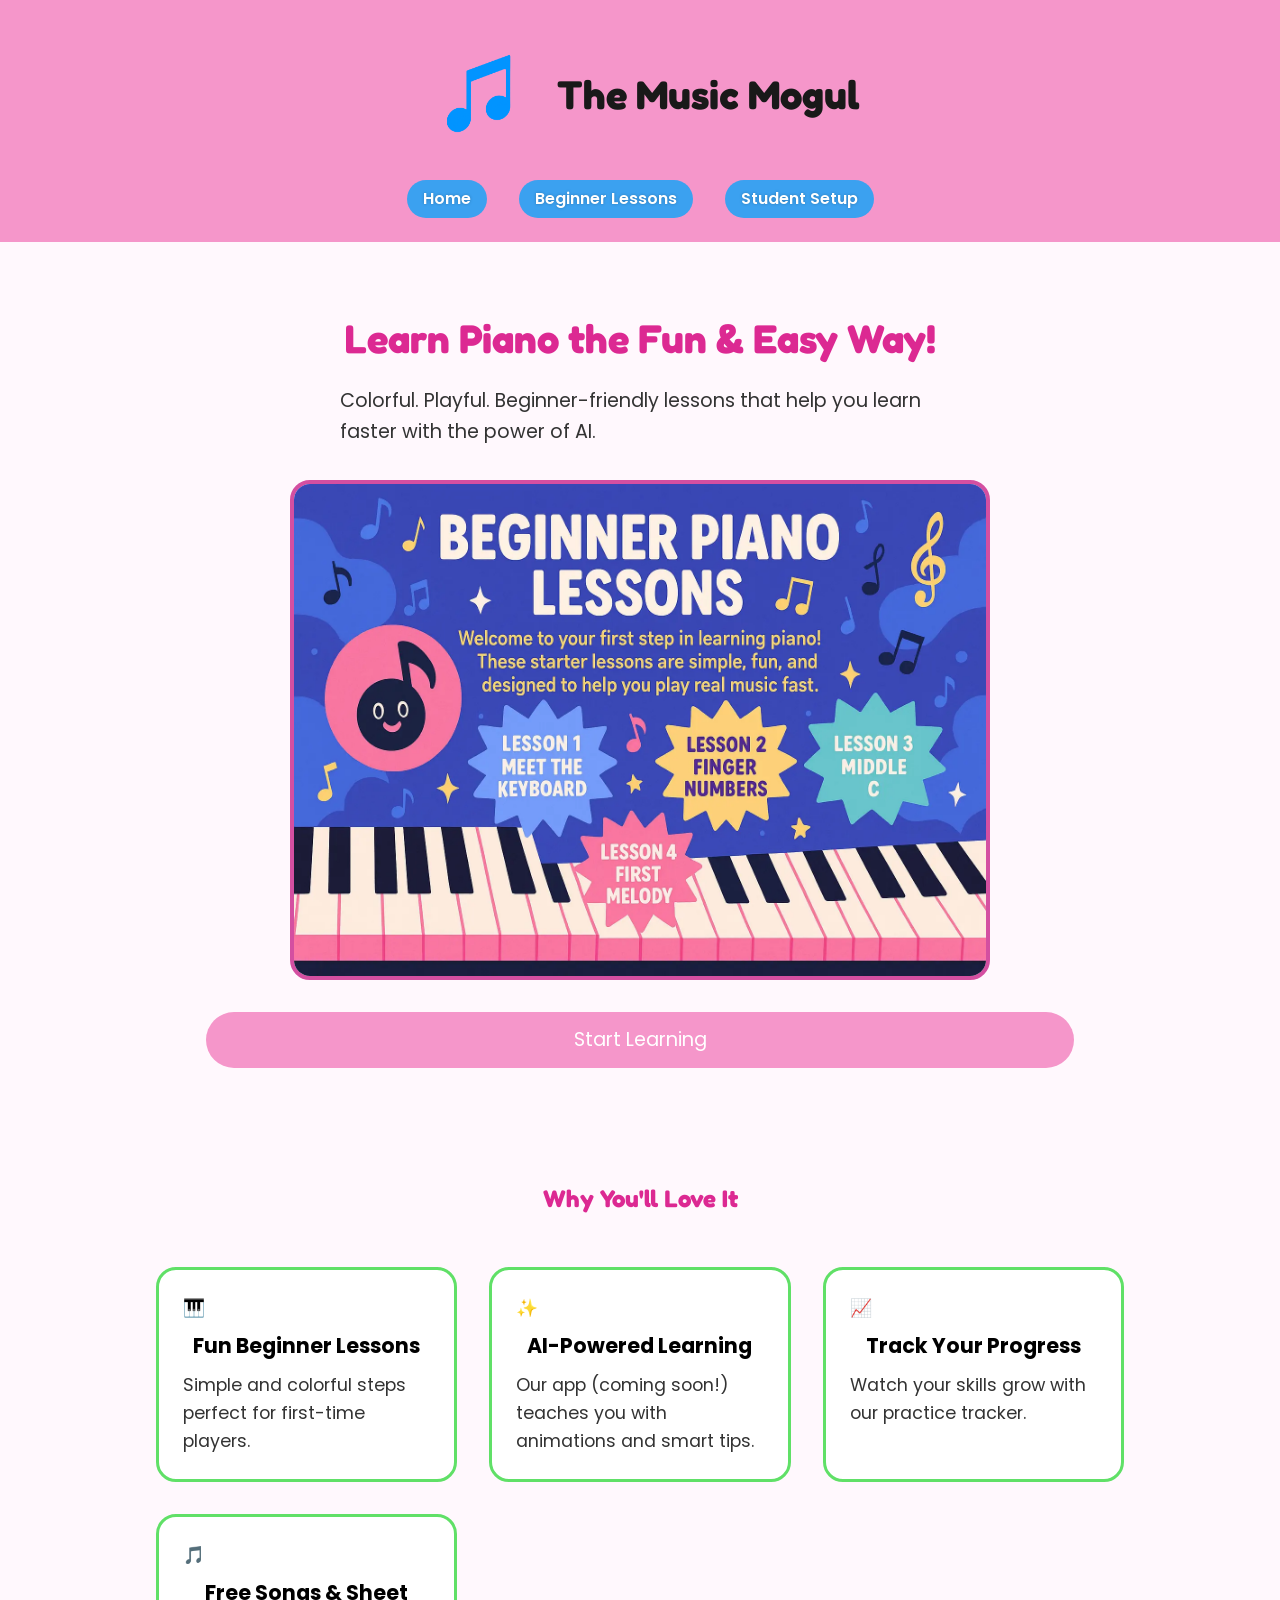
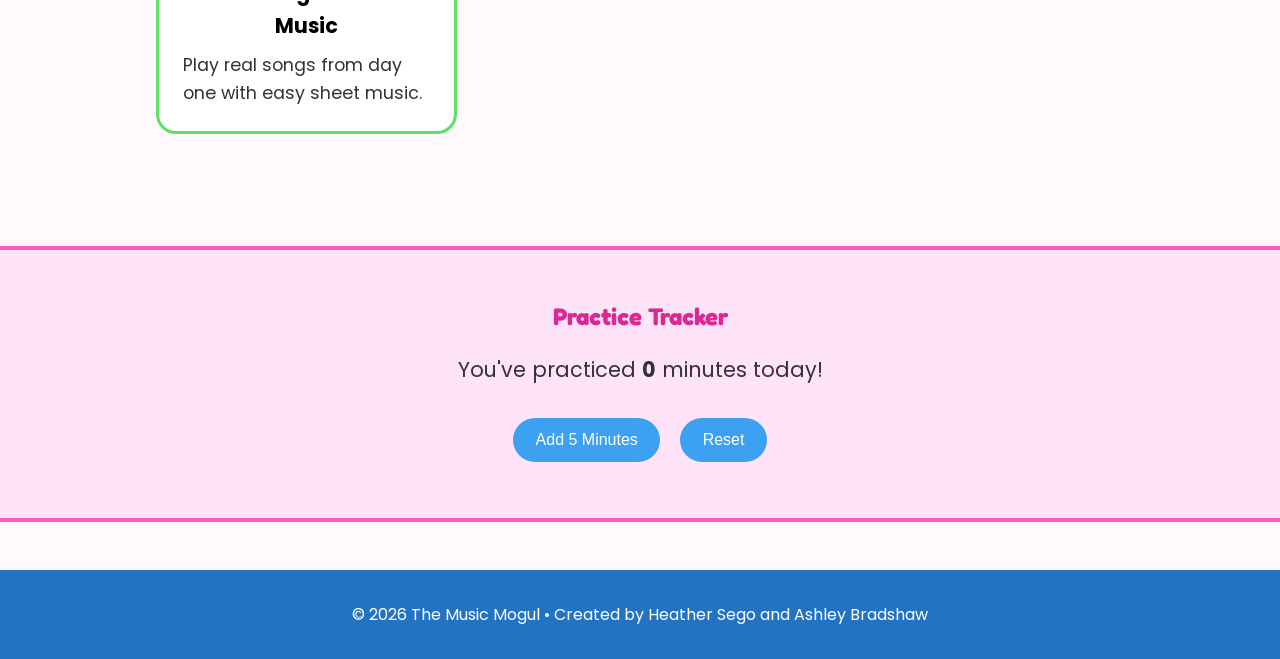
<file: index.html>
<!DOCTYPE html>
<html lang="en">
<head>
  <meta charset="UTF-8" />
  <meta name="viewport" content="width=device-width, initial-scale=1.0" />
  <title>The Music Mogul</title>

  <!-- Google Fonts -->
  <link rel="preconnect" href="https://fonts.googleapis.com">
  <link rel="preconnect" href="https://fonts.gstatic.com" crossorigin>
  <link href="https://fonts.googleapis.com/css2?family=Fredoka+One&family=Poppins:wght@300;400;600&display=swap" 
        rel="stylesheet" media="print" onload="this.media='all'">

  <!-- CSS -->
  <link rel="stylesheet" href="styles/main.css">

  <!-- Meta -->
  <meta name="description" content="The Music Mogul — Fun, begiiner-friendly piano lessons for kids, teens, and homeschool families. Learn piano through colorful visuals, tips, and interactive tools.">
  <meta name="theme-color" content="#FF6EC7">

  <!-- Favicon -->
  <link rel="icon" type="image/png" href="images/icons/favicon-124.png">
</head>

<body>

  <!-- HEADER -->
  <header>
    <div class="logo-area">
      <img src="images/music-logo.png" alt="Music Mogul Logo" width="140" height="140" decoding="async">
      <h1><a href="index.html">The Music Mogul</a></h1>
    </div>

    <button id="menuButton" class="menu-button" aria-label="Open navigation menu" aria-expanded="false" aria-controls="siteNav">
        ☰ Menu
    </button>

    <nav id="siteNav">
      <ul class="nav-links">
        <li><a href="index.html">Home</a></li>
        <li><a href="lessons.html">Beginner Lessons</a></li>
        <li><a href="setup.html">Student Setup</a></li>
      </ul>
    </nav>
  </header>

  <!-- MAIN CONTENT WRAPPER -->
  <main>

    <!-- HERO SECTION -->
    <section class="hero">
        <h2>Learn Piano the Fun & Easy Way!</h2>
        <p>Colorful. Playful. Beginner-friendly lessons that help you learn faster with the power of AI.</p>
        <img
            src="images/lesson-hero.webp"
            alt="Colorful piano lessons graphic"
            width="800"
            height="500"
            fetchpriority="high"
            decoding="async"
            class="hero-img"
        />
        <a class="cta-btn" href="lessons.html">Start Learning</a>
    </section>

    <!-- FEATURES -->
    <section class="features">
        <h2>Why You'll Love It</h2>
        <div class="feature-grid">
            <div class="feature-box">
                🎹
                <h3>Fun Beginner Lessons</h3>
                <p>Simple and colorful steps perfect for first-time players.</p>
            </div>
            <div class="feature-box">
                ✨
                <h3>AI-Powered Learning</h3>
                <p>Our app (coming soon!) teaches you with animations and smart tips.</p>
            </div>
            <div class="feature-box">
                📈
                <h3>Track Your Progress</h3>
                <p>Watch your skills grow with our practice tracker.</p>
            </div>
            <div class="feature-box">
                🎵
                <h3>Free Songs & Sheet Music</h3>
                <p>Play real songs from day one with easy sheet music.</p>
            </div>
        </div>
    </section>

    <!-- PRACTICE TRACKER -->
    <section class="tracker">
        <h2>Practice Tracker</h2>
        <p id="practice-display">You've practiced <strong>0</strong> minutes today!</p>
        <button id="add-5">Add 5 Minutes</button>
        <button id="reset">Reset</button>
    </section>

  </main>
  <!-- END MAIN -->

  <!-- FOOTER -->
  <footer>
    <p>© 2026 The Music Mogul • Created by Heather Sego and Ashley Bradshaw</p>
  </footer>

  <!-- JS -->
  <script type="module" src="scripts/main.js"></script>

</body>
</html>
</file>
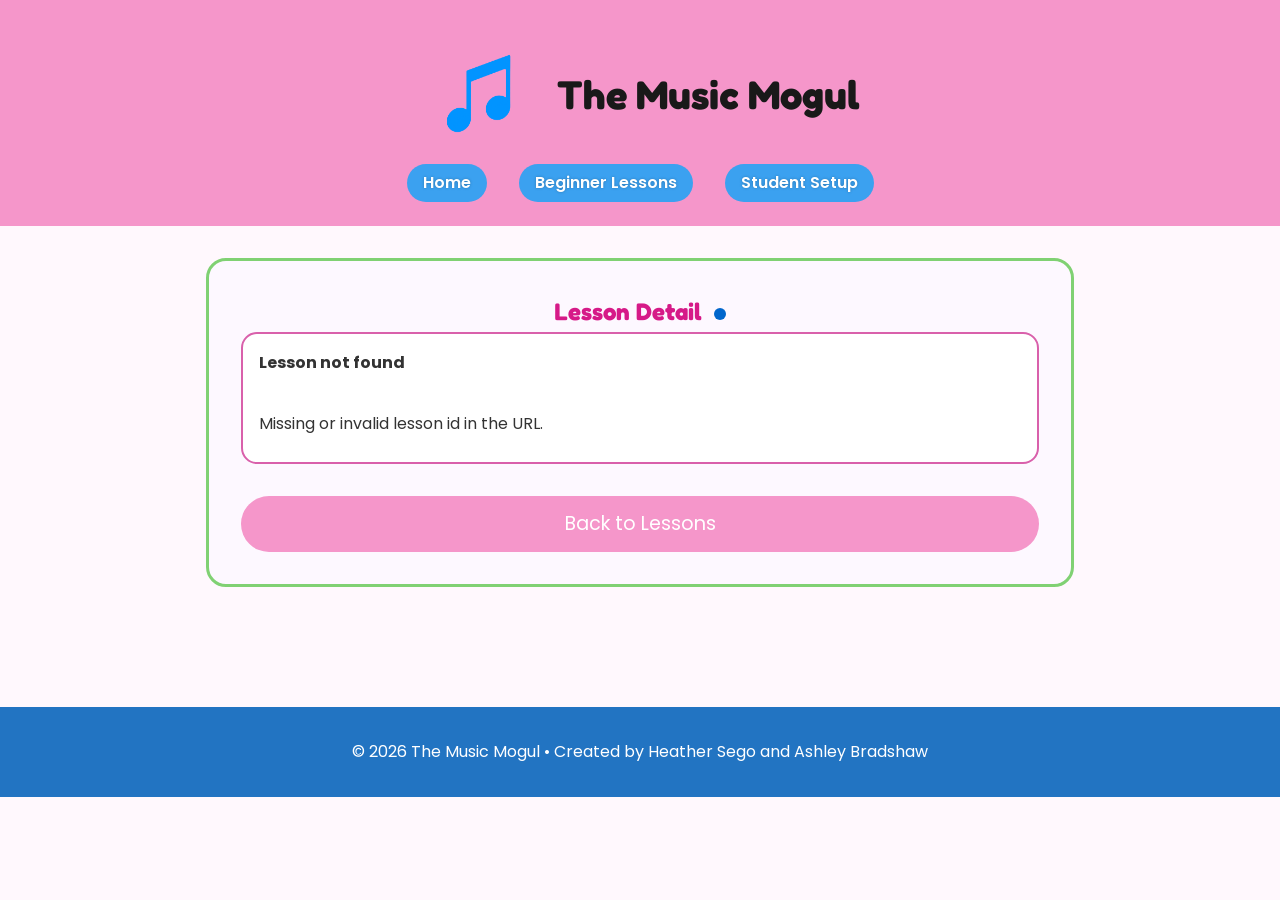
<file: lesson.html>
<!DOCTYPE html>
<html lang="en">
<head>
  <meta charset="UTF-8" />
  <meta name="viewport" content="width=device-width, initial-scale=1.0" />
  <title>Lesson | The Music Mogul</title>

  <link rel="icon" type="image/png" href="images/icons/favicon-124.png">

  <link rel="preconnect" href="https://fonts.googleapis.com">
  <link rel="preconnect" href="https://fonts.gstatic.com" crossorigin>
  <link href="https://fonts.googleapis.com/css2?family=Fredoka+One&family=Poppins:wght@300;400;600&display=swap" rel="stylesheet">

  <link rel="stylesheet" href="styles/main.css">
  <link rel="stylesheet" href="styles/lessons.css">

  <meta name="theme-color" content="#FF6EC7">
</head>

<body>

  <header>
    <div class="logo-area">
      <img src="images/music-logo.png" alt="Music Mogul Logo" width="140" height="140" decoding="async">
      <h1><a href="index.html">The Music Mogul</a></h1>
    </div>

    <nav>
      <ul class="nav-links">
        <li><a href="index.html">Home</a></li>
        <li><a href="lessons.html">Beginner Lessons</a></li>
        <li><a href="setup.html">Student Setup</a></li>
      </ul>
    </nav>
  </header>

  <main class="lesson-wrapper">
    <!-- Checkpoint note: later this page will read the URL id and load data from lessons.json -->
    <section class="lesson-list">
      <h2 style="text-align:center; font-family:'Fredoka One', cursive; color:#d61a88;">
        Lesson Detail <span class="metronome-dot" aria-hidden="true"></span>
      </h2>

      <div class="lesson-cards" style="grid-template-columns: 1fr;">
        <div class="lesson-card lesson-detail">
          <strong id="lesson-title">Loading lesson...</strong>
          <div><small id="lesson-level"></small></div>
          <p id="lesson-description" style="margin-top:0.6rem;"></p>
          <ol id="lesson-steps" style="margin-top:0.6rem; padding-left:1.2rem;"></ol>
        </div>
      </div>

      <div style="text-align:center; margin-top:1.5rem;">
        <a class="cta-btn" href="lessons.html">Back to Lessons</a>
      </div>
    </section>
  </main>

  <footer>
    <p>© 2026 The Music Mogul • Created by Heather Sego and Ashley Bradshaw</p>
  </footer>
  <script type="module" src="scripts/LessonDetail.js"></script>
</body>
</html>
</file>
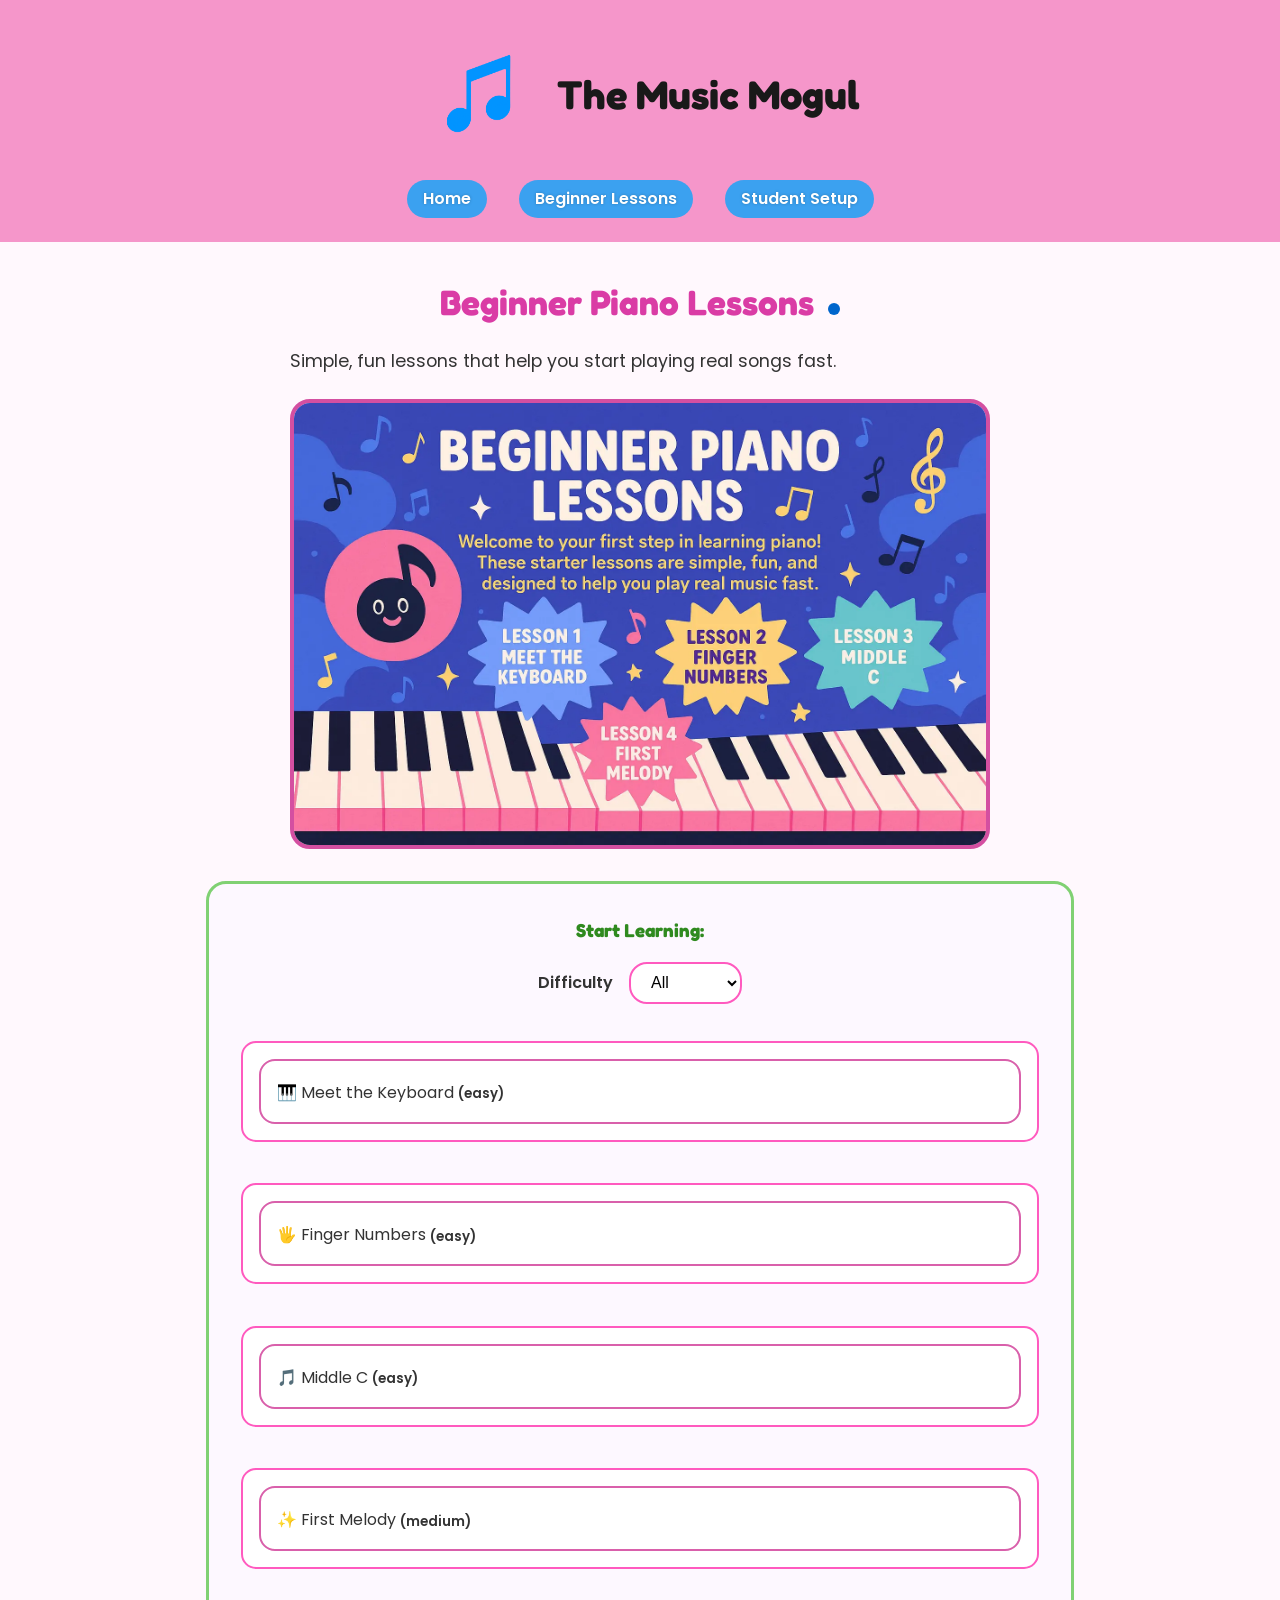
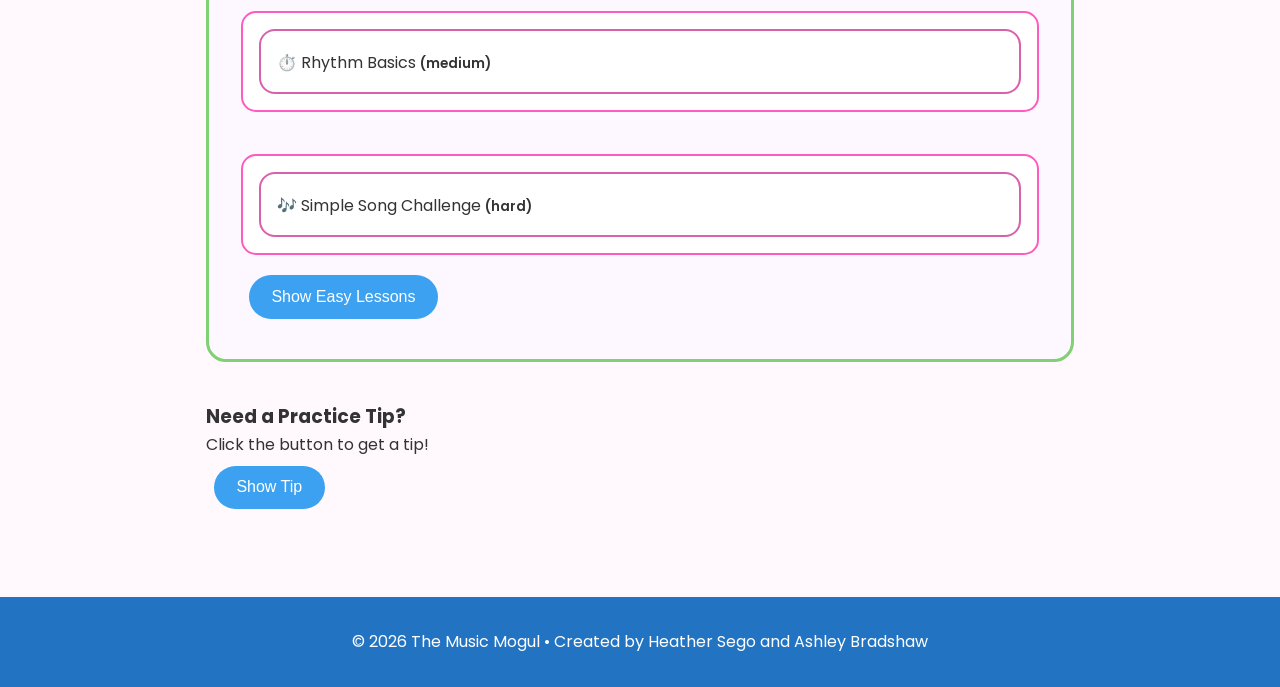
<file: lessons.html>
<!DOCTYPE html>
<html lang="en">
<head>
  <meta charset="UTF-8" />
  <meta name="viewport" content="width=device-width, initial-scale=1.0" />
  <title>Beginner Piano Lessons | The Music Mogul</title>

  <link rel="icon" type="image/png" href="images/icons/favicon-124.png">

  <link rel="preconnect" href="https://fonts.googleapis.com">
  <link rel="preconnect" href="https://fonts.gstatic.com" crossorigin>
  <link href="https://fonts.googleapis.com/css2?family=Fredoka+One&family=Poppins:wght@300;400;600&display=swap" rel="stylesheet">

  <link rel="stylesheet" href="styles/main.css">
  <link rel="stylesheet" href="styles/lessons.css">

  <meta name="description" content="Fun and colorful beginner piano lessons for kids and new musicians.">
  <meta name="theme-color" content="#FF6EC7">
</head>

<body>

  <header>
  <div class="logo-area">
    <img src="images/music-logo.png" alt="Music Mogul Logo" width="140" height="140" decoding="async">
    <h1><a href="index.html">The Music Mogul</a></h1>
  </div>

    <button id="menuButton" class="menu-button" aria-label="Open navigation menu" aria-expanded="false" aria-controls="siteNav">
        ☰ Menu
    </button>

    <nav id="siteNav">
      <ul class="nav-links">
        <li><a href="index.html">Home</a></li>
        <li><a href="lessons.html">Beginner Lessons</a></li>
        <li><a href="setup.html">Student Setup</a></li>
      </ul>
    </nav>
  </header>

  <main class="lesson-wrapper">

    <section class="lesson-intro">
      <h2>Beginner Piano Lessons <span class="metronome-dot" aria-hidden="true"></span></h2>
      <p>Simple, fun lessons that help you start playing real songs fast.</p>

      <img
        src="images/lesson-hero.webp"
        alt="Beginner piano graphic"
        width="900"
        height="450"
        loading="lazy"
        decoding="async"
        class="hero-img"
      >
    </section>

    <section class="lesson-list">
      <h3>Start Learning:</h3>

      <!-- Checkpoint note: this list will be generated from lessons.json later -->
      <div class="lesson-controls">
        <label for="difficulty-filter">Difficulty</label>
        <select id="difficulty-filter" name="difficulty">
          <option value="all">All</option>
          <option value="easy">Easy</option>
          <option value="medium">Medium</option>
          <option value="hard">Hard</option>
        </select>
      </div>

      <ul class="lesson-cards" id="lesson-cards"></ul>

      <button id="show-easy" aria-label="Show only easy lessons">Show Easy Lessons</button>
      <ul id="lesson-output"></ul>
    </section>

    <section class="tip-box">
      <h3>Need a Practice Tip?</h3>
      <p id="tip-display">Click the button to get a tip!</p>
      <button id="tip-btn">Show Tip</button>
    </section>

  </main>

  <footer>
    <p>© 2026 The Music Mogul • Created by Heather Sego and Ashley Bradshaw</p>
  </footer>

  <script type="module" src="scripts/main.js"></script>
  <script type="module" src="scripts/lessons.js"></script>
</body>
</html>
</file>
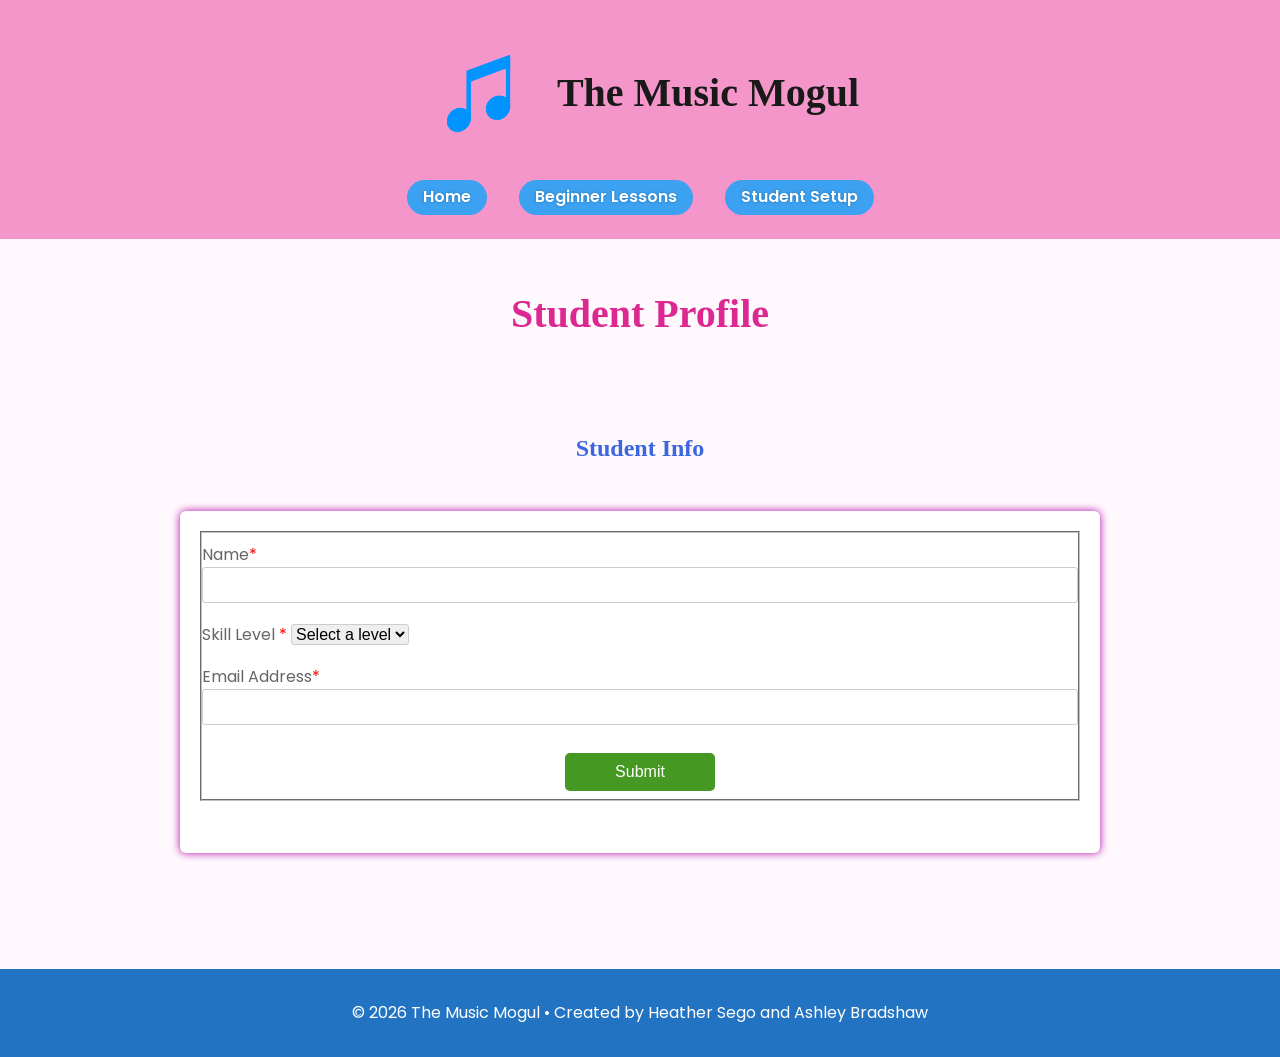
<file: setup.html>
<!DOCTYPE html>
<html lang="en">
<head>
  <meta charset="UTF-8" />
  <meta name="viewport" content="width=device-width, initial-scale=1.0" />
  <title>The Music Mogul | Student Setup</title>

  <link rel="preconnect" href="https://fonts.googleapis.com">
  <link rel="preconnect" href="https://fonts.gstatic.com" crossorigin>
  <link 
    href="https://fonts.googleapis.com/css2? family=Fredoka+One&family=Poppins:wght@300;400;600&display=swap"
    rel="stylesheet"
    media="print"
    onload="this.media='all'"
  >
  <!-- CSS -->
  <link rel="stylesheet" href="styles/main.css">
  <link rel="stylesheet" href="styles/setup.css">

  <!-- Meta -->
  <meta 
    name="description" 
    content="The Music Mogul student setup page. Create a student profile and get started with beginner piano lessons."
  >
  <meta name="theme-color" content="#FF6EC7">

  <link rel="icon" type="image/png" href="images/icons/favicon-124.png">
</head>

<body>
  <header>
    <div class="logo-area">
      <img 
        src="images/music-logo.png" 
        alt="Music Mogul Logo" 
        width="140" 
        height="140" 
        decoding="async"
      >
      <h1><a href="index.html">The Music Mogul</a></h1>
    </div>

    <button id="menuButton" class="menu-button" aria-label="Open navigation menu" aria-expanded="false" aria-controls="siteNav">
       ☰ Menu
    </button>

    <nav id="siteNav">
      <ul class="nav-links">
        <li><a href="index.html">Home</a></li>
        <li><a href="lessons.html">Beginner Lessons</a></li>
        <li><a href="setup.html" aria-current="page">Student Setup</a></li>
      </ul>
    </nav>
  </header>

  <main>
    <section class="hero">
      <h2>Student Profile</h2>
    </section>

    <section class="features">
      <h2>Student Info</h2>

      <div class="testbox">
        <form id="studentForm" novalidate>
          <fieldset class="participants">
            <section class="participant1">
              <div class="item">
                <label for="fname">Name<span>*</span></label>
                <input id="fname" type="text" name="fname" required>
                <p class="error-message" id="fnameError"></p>
              </div>

              <div class="item">
                <label for="skillLevel">Skill Level <span>*</span></label>
                <select id="skillLevel" name="skillLevel" required>
                  <option value="">Select a level</option>
                  <option value="Beginner">Beginner</option>
                  <option value="Intermediate">Intermediate</option>
                  <option value="Advanced">Advanced</option>
                </select>
                <p class="error-message" id="skillLevelError"></p>
              </div>

              <div class="item">
                <label for="eaddress">Email Address<span>*</span></label>
                <input id="eaddress" type="email" name="eaddress" required>
                <p class="error-message" id="eaddressError"></p>
              </div>
            </section>

            <div class="btn-block">
              <button type="submit" id="submitButton">Submit</button>
            </div>

            <p id="formSuccess" class="success-message" aria-live="polite"></p>
          </fieldset>
        </form>
      </div>
    </section>
  </main>

  <footer>
    <p>© 2026 The Music Mogul • Created by Heather Sego and Ashley Bradshaw</p>
  </footer>

  <!-- JS -->
  <script type="module" src="scripts/main.js"></script>
  <script type="module" src="scripts/setup.js"></script>
</body>
</html>
</file>
<file: styles/main.css>
/* ================================
   GLOBAL STYLES
=================================== */

* {
  margin: 0;
  padding: 0;
  box-sizing: border-box;
}

body {
  font-family: 'Poppins', sans-serif;
  background-color: #FFF8FD;
  color: #333;
  line-height: 1.6;
}

p, 
p,
li {
  text-align: left;
}

/* ================================
   HEADER
=================================== */

header {

  background-color: #F596CA; /* improved contrast */
  padding: 1.5rem;
  color: #f3f3f3;
}

.logo-area {
  display: flex;
  align-items: center;
  justify-content: center;
  gap: 1rem;
  flex-wrap: wrap;
}

header img {
  width: 120px;
}

header h1 {
  font-family: 'Fredoka One', cursive;
  font-size: 2.5rem;
  text-align: center;
}

header h1 a {
  color: #191919;
  text-decoration: none;
}

header h1 a:hover {
  color: #fdd5f0;
}

/* NAVIGATION */
.menu-button {
  display: none;
  background-color: #60E067;
  color: #ffffff;
  font-size: 1rem;
  padding: 0.8rem 1.2rem;
  border: none;
  border-radius: 10px;
  cursor: pointer;
  margin: 1rem auto 0;
}

#siteNav {
  display: block;
  margin-top: 1rem;
}

.nav-links {
  display: flex;
  justify-content: center;
  gap: 2rem;
  list-style: none;
  flex-wrap: wrap;
}

.nav-links a {
  text-decoration: none;
  font-weight: 600;
  color: #ffffff;
  background-color: #3BA1F0;
  padding: 0.4rem 1rem;
  border-radius: 20px;
  transition: 0.3s ease;
  text-shadow: 0 0 3px rgba(0, 0, 0, 0.25);
  display: inline-block;
}

.nav-links a:hover {
  background-color: #60E067;
  color: #333;
}

/* ================================
   HERO SECTION
=================================== */

.hero {
  padding: 4rem 1rem;
  max-width: 900px;
  margin: 0 auto;
}

.hero h2 {
  font-family: 'Fredoka One', cursive;
  font-size: 2.5rem;
  color: #dc2992;
  text-align: center;
}

.hero p {
  max-width: 600px;
  margin: 1rem auto 2rem;
  font-size: 1.2rem;
  text-align: left;
}

.cta-btn {
  display: block;
  margin: 2rem auto 0;
  background-color: #F596CA;
  color: #ffffff;
  padding: 0.8rem 2rem;
  font-size: 1.2rem;
  border-radius: 40px;
  text-decoration: none;
  transition: 0.3s;
  text-align: center;
}

.cta-btn:hover {
  background-color: #60E067;
  color: #333;
}

/* ================================
   FEATURES
=================================== */

.features {
  padding: 3rem 1rem;
}

.features h2 {
  font-family: 'Fredoka One', cursive;
  color: #dc2992;
  margin-bottom: 2rem;
  text-align: center;
}

.feature-grid {
  display: grid;
  grid-template-columns: repeat(auto-fit, minmax(230px, 1fr));
  gap: 2rem;
  padding: 1rem;
  max-width: 1000px;
  margin: 0 auto;
}

.feature-box {
  background: #ffffff;
  border: 3px solid #60E067
;
  border-radius: 20px;
  padding: 1.5rem;
  font-size: 1.1rem;
  transition: 0.3s;
}

.feature-box h3 {
  color: #000000;
  margin: 0.5rem 0;
  text-align: center;
}

.feature-box:hover {
  transform: scale(1.05);
  border-color: #F596CA;
}

/* ================================
   PRACTICE TRACKER
=================================== */

.tracker {
  padding: 3rem 1rem;
  background-color: #FFE3F8;
  margin-top: 3rem;
  border-top: 4px solid #ff5abf;
  border-bottom: 4px solid #ff5abf;
  text-align: center;
}

.tracker h2 {
  font-family: 'Fredoka One', cursive;
  color: #dc2992;
  margin-bottom: 1rem;
  text-align: center;
}

#practice-display {
  font-size: 1.3rem;
  margin-bottom: 1.5rem;
  text-align: center;
}

button {
  background-color: #3BA1F0;
  color: #ffffff;
  font-size: 1rem;
  padding: 0.8rem 1.4rem;
  border: none;
  border-radius: 25px;
  margin: 0.5rem;
  cursor: pointer;
  transition: 0.3s ease;
}

button:hover {
  background-color: #60E067;
  color: #333;
}

/* ================================
   FOOTER
=================================== */

footer p {
  padding: 2rem;
  background-color: #2274c2;
  color: #ffffff;
  margin-top: 3rem;
  font-size: 1rem;
  text-align: center;
}

/* ================================
   LESSONS PAGE
=================================== */

.lesson-wrapper {
  max-width: 900px;
  margin: 0 auto;
  padding: 2rem 1rem;
}

.lesson-intro h2 {
  font-family: 'Fredoka One', cursive;
  color: #da3ca5;
  font-size: 2.2rem;
  margin-bottom: 1rem;
  text-align: center;
}

.lesson-intro {
  text-align: left;
}

.lesson-intro p {
  font-size: 1.1rem;
  text-align: left;
  max-width: 700px;
  margin: 1rem auto 1.5rem auto;
}

.lesson-intro img {
  width: 100%;
  max-width: 700px;
  border-radius: 20px;
  border: 4px solid #d44fa1;
  box-shadow: 50 5 25px rgb(110, 36, 81);
  display: block;
  margin: 0 auto;
  margin-bottom: 2rem;
}

.lesson-list {
  background: #fdf8ff;
  padding: 2rem;
  border-radius: 20px;
  border: 3px solid #80d173;
  margin-bottom: 2.5rem;
}

.lesson-list h3 {
  font-family: 'Fredoka One', cursive;
  color: #189225; 
  color: #2f8a1f;
  text-align: center;
  margin-bottom: 1rem;
}

.lesson-list ul {
  list-style: none;
}

.lesson-list li {
  background: #ffffff;
  border: 2px solid #ff5abf;
  padding: 1rem;
  border-radius: 15px;
  margin: 0.8rem 0;
  text-align: left;
}

/* FOCUS STYLES */
a:focus,
button:focus {
  outline: 3px solid #0066cc;
  outline-offset: 4px;
}

/* HERO IMAGE */

.hero-img {
  width: 100%;
  max-width: 700px;
  border-radius: 20px;
  border: 4px solid #d44fa1;
  box-shadow: 50 5 25px rgb(110, 36, 81);
  display: block;
  margin: 0 auto;
  margin-bottom: 2rem;
}

/* ================================
   MOBILE RESPONSIVE
=================================== */

@media (max-width: 700px) {
  header {
    text-align: center;
  }

  header img {
    width: 90px;
  }

  .menu-button {
    display: block !important;
    margin: 1rem auto 0;
  }

  #siteNav {
    display: none;
    width: 100%;
  }

  #siteNav.open {
    display: block;
  }

  .nav-links {
    display: flex;
    flex-direction: column;
    align-items: center;
    gap: 1rem;
    margin-top: 1rem;
  }

  .hero h2 {
    font-size: 2rem;
  }

  .hero-img {
    height: auto;
    object-fit: cover;
  }
  .logo-area img {
    height: auto;
    object-fit: cover;
  }
}

@media (min-width: 701px) {
  .menu-button {
    display: none !important;
  }

  #siteNav {
    display: block !important;
  }

  .nav-links {
    display: flex;
    flex-direction: row;
    justify-content: center;
    align-items: center;
  }
}
</file>
<file: styles/lessons.css>
/* lessons.css
   Only lesson page styles and small overrides
*/

.lesson-controls {
  display: flex;
  gap: 1rem;
  align-items: center;
  justify-content: center;
  flex-wrap: wrap;
  margin: 1rem 0 1.5rem;
}

.lesson-controls label {
  font-weight: 600;
}

.lesson-controls select {
  padding: 0.6rem 1rem;
  border-radius: 18px;
  border: 2px solid #ff5abf;
  font-size: 1rem;
  background: #ffffff;
}

/* clickable lesson cards */
.lesson-cards {
  list-style: none;
  padding: 0;
  margin: 0;
  display: grid;
  gap: 1rem;
}

.lesson-card {
  display: block;
  background: #ffffff;
  border: 2px solid #d960ab;
  border-radius: 16px;
  padding: 1rem;
  text-decoration: none;
  color: inherit;
  transition: transform 0.25s ease, border-color 0.25s ease;
}

.lesson-card:hover {
  transform: translateY(-2px);
  border-color: #8ac770;
}

.lesson-card small {
  display: inline-block;
  margin-top: 0.4rem;
  font-weight: 600;
}

/* lesson detail page spacing */
.lesson-detail p {
  margin-top: 0.75rem;
}

.lesson-detail ol {
  margin-top: 0.75rem;
  padding-left: 1.25rem;
}

/* keyframes animation requirement */
@keyframes metronomePulse {
  0% { transform: scale(1); opacity: 0.7; }
  50% { transform: scale(1.15); opacity: 1; }
  100% { transform: scale(1); opacity: 0.7; }
}

.metronome-dot {
  display: inline-block;
  width: 12px;
  height: 12px;
  border-radius: 50%;
  margin-left: 0.4rem;
  background: #0066cc;
  animation: metronomePulse 1s infinite;
}

/* mobile polish */
@media (max-width: 500px) {
  .lesson-controls {
    justify-content: flex-start;
  }

  .lesson-card {
    padding: 0.9rem;
  }
}
</file>
<file: styles/setup.css>
/* ================================
   GLOBAL STYLES
=================================== */

* {
  margin: 0;
  padding: 0;
  box-sizing: border-box;
}

body {
  font-family: 'Poppins', sans-serif;
  background-color: #FFF8FD;
  color: #333;
  line-height: 1.6;
}

p, li {
  text-align: left;
}

/* ================================
   HEADER
=================================== */

header {
  background-color: #F596CA; /* improved contrast */
  padding: 1.5rem;
  color: #f3f3f3;
}

.logo-area {
  display: flex;
  align-items: center;
  justify-content: center;
  gap: 1rem;
  flex-wrap: wrap;
}

header img {
  width: 120px;
}

header h1 {
  font-family: 'Fredoka One', cursive;
  font-size: 2rem;
  text-align: center;
}

header h1 a {
  color: #191919;
  font-family: 'Fredoka One', cursive;
  font-size: 2.5rem;
  text-align: center;
}

header h1 a:hover {
  opacity: 0.85;
  color: #8ac770;
}

/* NAVIGATION */
.menu-button {
  display: none;
  background-color: #60E067;
  color: #ffffff;
  font-size: 1rem;
  padding: 0.8rem 1.2rem;
  border: none;
  border-radius: 10px;
  cursor: pointer;
  margin: 1rem auto 0;
}

#siteNav {
  display: block;
  margin-top: 1rem;
}

.nav-links {
  display: flex;
  justify-content: center;
  gap: 2rem;
  list-style: none;
  flex-wrap: wrap;
}

.nav-links a {
  text-decoration: none;
  font-weight: 600;
  color: #ffffff;
  background-color: #3BA1F0;
  padding: 0.4rem 1rem;
  border-radius: 20px;
  transition: 0.3s ease;
  text-shadow: 0 0 3px rgba(0,0,0,0.25);
}

.nav-links a:hover {
  background-color: #60E067;
  color: #333;
}

/* ================================
   HERO SECTION
=================================== */

.hero {
  padding: 4rem 1rem;
  max-width: 900px;
  margin: 0 auto;
}

.hero h2 {
  font-family: 'Fredoka One', cursive;
  font-size: 2.5rem;
  color: #dc2992;
  text-align: center;
}

.hero p {
  max-width: 600px;
  margin: 1rem auto 2rem;
  font-size: 1.2rem;
  text-align: left;
}

.cta-btn {
  display: block;
  margin: 2rem auto 0;
  background-color: #F596CA;
  color: #ffffff;
  padding: 0.8rem 2rem;
  font-size: 1.2rem;
  border-radius: 40px;
  text-decoration: none;
  transition: 0.3s;
  text-align: center;
}

.cta-btn:hover {
  background-color: #60E067;
  color: #333;
}

/* ================================
   FEATURES
=================================== */

.features {
  padding: 3rem 1rem;
}

.features h2 {
  font-family: 'Fredoka One', cursive;
  color: #3a66df;
  margin-bottom: 2rem;
  text-align: center;
}

.feature-grid {
  display: grid;
  grid-template-columns: repeat(auto-fit, minmax(230px, 1fr));
  gap: 2rem;
  padding: 1rem;
  max-width: 1000px;
  margin: 0 auto;
}

.feature-box {
  background: #ffffff;
  border: 3px solid #47d283;
  border-radius: 20px;
  padding: 1.5rem;
  font-size: 1.1rem;
  transition: 0.3s;
}

.feature-box h3 {
  color: #d7409d;
  margin: 0.5rem 0;
  text-align: center;
}

.feature-box:hover {
  transform: scale(1.05);
  border-color: #60E067;
}

/* ================================
   PRACTICE TRACKER
=================================== */

.tracker {
  padding: 3rem 1rem;
  background-color: #FFE3F8;
  margin-top: 3rem;
  border-top: 4px solid #ff5abf;
  border-bottom: 4px solid #ff5abf;
  text-align: center;
}

.tracker h2 {
  font-family: 'Fredoka One', cursive;
  color: #d61a88;
  margin-bottom: 1rem;
  text-align: center;
}

#practice-display {
  font-size: 1.3rem;
  margin-bottom: 1.5rem;
  text-align: center;
}

button {
  background-color: #0aa1ff;
  color: #ffffff;
  font-size: 1rem;
  padding: 0.8rem 1.4rem;
  border: none;
  border-radius: 25px;
  margin: 0.5rem;
  cursor: pointer;
  transition: 0.3s ease;
}

button:hover {
  background-color: #7ED957;
  color: #333;
}

/* ================================
   FOOTER
=================================== */

footer p {
  padding: 2rem;
  background-color: #2274c2;
  color: #ffffff;
  margin-top: 3rem;
  font-size: 1rem;
  text-align: center;
}

/* ================================
   LESSONS PAGE
=================================== */

.lesson-wrapper {
  max-width: 900px;
  margin: 0 auto;
  padding: 2rem 1rem;
}

.lesson-intro h2 {
  font-family: 'Fredoka One', cursive;
  color: #da3ca5;
  font-size: 2.2rem;
  margin-bottom: 1rem;
  text-align: center;
}

.lesson-intro {
  text-align: left;
}

.lesson-intro p {
  font-size: 1.1rem;
  text-align: left;
  max-width: 700px;
  margin: 1rem auto 1.5rem auto;
}

.lesson-intro img {
  width: 100%;
  max-width: 700px;
  border-radius: 20px;
  border: 4px solid #ff5abf;
  box-shadow: 0 0 15px rgba(255, 110, 199, 0.25);
  display: block;
  margin: 0 auto;
  margin-bottom: 2rem;
}

.lesson-list {
  background: #fdf8ff;
  padding: 2rem;
  border-radius: 20px;
  border: 3px solid #7ED957;
  margin-bottom: 2.5rem;
}

.lesson-list h3 {
  font-family: 'Fredoka One', cursive;
  color: #2f8a1f; 
  text-align: center;
  margin-bottom: 1rem;
}

.lesson-list ul {
  list-style: none;
}

.lesson-list li {
  background: #ffffff;
  border: 2px solid #ff5abf;
  padding: 1rem;
  border-radius: 15px;
  margin: 0.8rem 0;
  text-align: left;
}

/* Focus Styles */
a:focus,
button:focus {
  outline: 3px solid #0066cc;
  outline-offset: 4px;
}

/* HERO IMAGE */
.hero-img {
  width: 100%;
  max-width: 700px;
  border-radius: 20px;
  border: 4px solid #ff5abf;
  box-shadow: 0 0 15px rgba(255, 110, 199, 0.25);
  display: block;
  margin: 0 auto;
  margin-bottom: 2rem;
}


/* ================================
   MOBILE RESPONSIVE
=================================== */

@media (max-width: 500px) {
  header img {
    width: 90px;
  }

  .hero h2 {
    font-size: 2rem;
  }
  .hero-img {
    height: auto;
    object-fit: cover;
  }
  .logo-area img {
    height: auto;
    object-fit: cover;
  }
}



* {
    box-sizing: border-box;
}
body {
    font-family: 'Poppins', sans-serif;
    font-size: 16px;
    color: #666;
    line-height: 22px;
}

div,
form,
input,
select,
textarea,
label,
p {
    padding: 0;
    margin: 0;
    outline: none;
    font-size: 16px;
    line-height: 24px;
}

.testbox {
    padding: 20px;
    max-width: 960px;
    margin: 0 auto;
    }
form {
    padding: 20px;
    border-radius: 6px;
    background: #fff;
    box-shadow: 0 0 8px #af05a7;
}
fieldset {
    margin-bottom: 2em;
}
input,
select,
textarea {
    margin-bottom: 10px;
    border: 1px solid #ccc;
    border-radius: 3px;
}
input {
    width: 100%;
    padding: 5px;
}
input[type="checkbox"] {
    width: auto;
    margin-right: 1em;
}
input[type="date"] {
    padding: 4px 5px;
}
textarea {
    width: 100%;
    padding: 5px;
}
.item:hover p,
.item:hover i,
.question:hover p,
.question label:hover,
input:hover::placeholder {
    color: #4eb820;
}
.item input:hover,
.item select:hover,
.item textarea:hover {
    border: 1px solid transparent;
    box-shadow: 0 0 3px 0 #076326;
    color: #000000;
}
.item {
    position: relative;
    margin: 10px 0;
}
.item span {
    color: red;
}


.columns {
    display: flex;
    justify-content: space-between;
    flex-direction: row;
    flex-wrap: wrap;
}
.columns div {
    width: 48%;
}

/* Style checkbox and radio. To do this we have to hide the defaults then we create our own */
input[type="radio"] {
    display: none;
}
label.radio {
    position: relative;
    display: inline-block;
    margin: 5px 20px 15px 0;
    cursor: pointer;
}
.question span {
    margin-left: 30px;
}
.question-answer label {
    display: block;
}
label.radio:before {
    content: "";
    position: absolute;
    left: 0;
    width: 17px;
    height: 17px;
    border-radius: 50%;
    border: 2px solid #ccc;
}
input[type="radio"]:checked + label:before,
label.radio:hover:before {
    border: 2px solid #006622;
}
label.radio:after {
    content: "";
    position: absolute;
    top: 6px;
    left: 5px;
    width: 8px;
    height: 4px;
    border: 3px solid #006622;
    border-top: none;
    border-right: none;
    transform: rotate(-45deg);
    opacity: 0;
}
input[type="radio"]:checked + label:after {
    opacity: 1;
}
/* end style checkbox and radio */
.btn-block {
    margin-top: 10px;
    text-align: center;
}
button {
    width: 150px;
    padding: 10px;
    border: none;
    border-radius: 5px;
    background: #459821;
    font-size: 16px;
    color: #fff;
    cursor: pointer;
}
button:hover {
    background: #60E067;
}
/* Example CSS for the participants fieldset and button */
#participants {
    display: grid;
    /* Create a grid with two equally sized columns */
    grid-template-columns: 1fr 1fr; 
    gap: 20px; /* Optional: adds space between items */
}


@media (max-width: 568px) {
    .columns div {
        width: 100%;
    }
}
</file>
